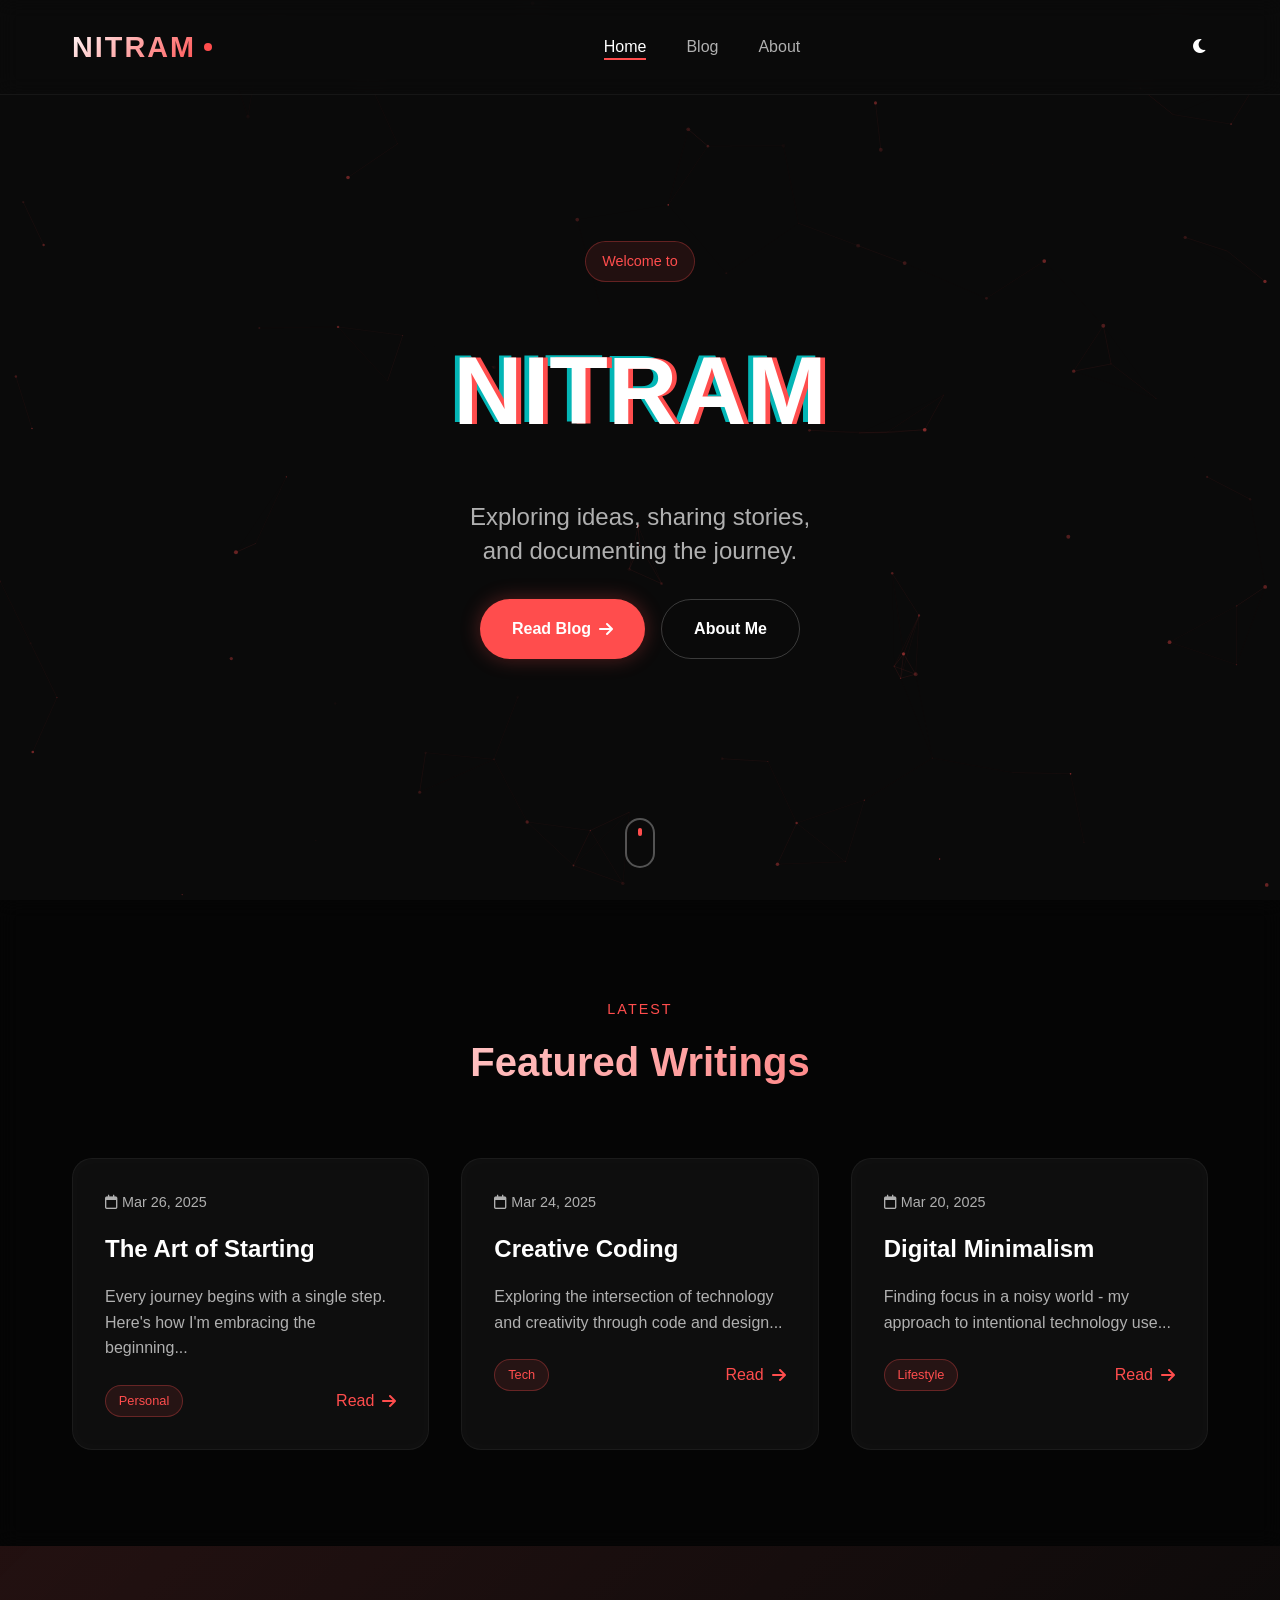
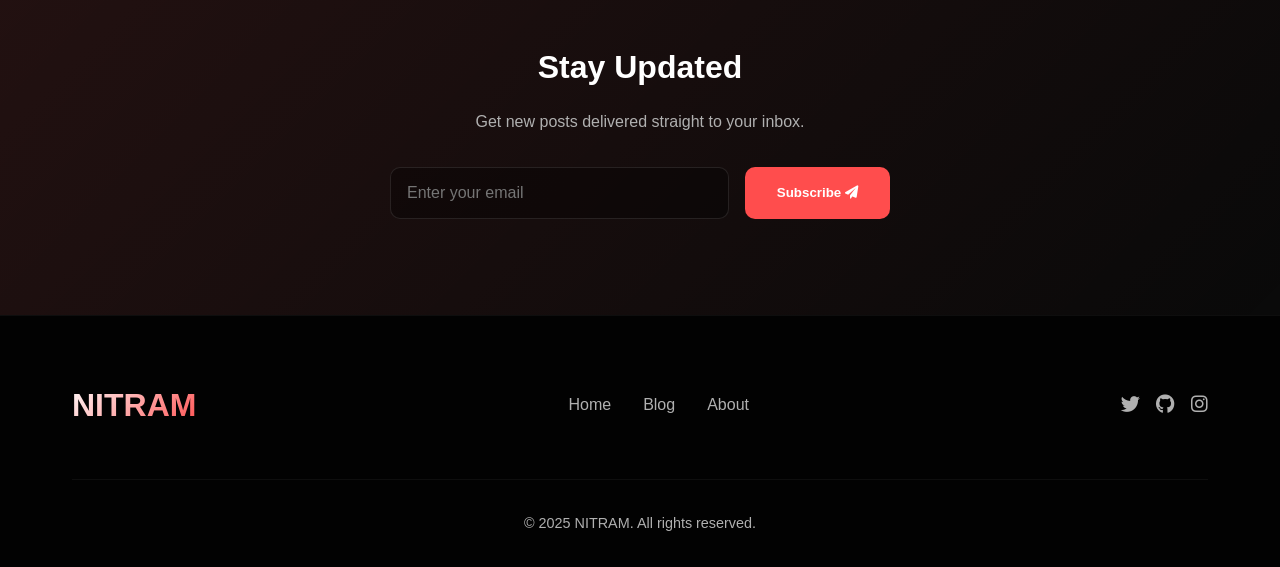
<file: index.html>
<!DOCTYPE html>
<html lang="en">
<head>
    <meta charset="UTF-8">
    <meta name="viewport" content="width=device-width, initial-scale=1.0">
    <title>NITRAM · modern thoughts</title>
    <link rel="stylesheet" href="style.css">
    
    <!-- Favicon (logo as icon) -->
    <link rel="icon" type="image/png" href="data:image/svg+xml,%3Csvg xmlns='http://www.w3.org/2000/svg' viewBox='0 0 100 100'%3E%3Crect width='100' height='100' rx='20' fill='%230a0a0a'/%3E%3Ctext x='50' y='68' font-size='48' text-anchor='middle' fill='%23ff4d4d' font-family='Arial, sans-serif' font-weight='bold'%3EN%3C/text%3E%3C/svg%3E">
    
    <!-- Font Awesome for icons -->
    <link rel="stylesheet" href="https://cdnjs.cloudflare.com/ajax/libs/font-awesome/6.0.0/css/all.min.css">
</head>
<body>
    <!-- Canvas for background effect -->
    <canvas id="bgCanvas"></canvas>

    <!-- Navigation -->
    <nav class="navbar">
        <div class="nav-container">
            <div class="logo">
                <span class="logo-text">NITRAM</span>
                <span class="logo-dot"></span>
            </div>
            <ul class="nav-links">
                <li><a href="index.html" class="active">Home</a></li>
                <li><a href="blog.html">Blog</a></li>
                <li><a href="about.html">About</a></li>
            </ul>
            <div class="theme-toggle">
                <i class="fas fa-moon"></i>
            </div>
        </div>
    </nav>

    <!-- Hero Section -->
    <section class="hero">
        <div class="hero-content">
            <div class="hero-badge">Welcome to</div>
            <h1 class="glitch" data-text="NITRAM">NITRAM</h1>
            <p class="hero-subtitle">Exploring ideas, sharing stories,<br>and documenting the journey.</p>
            <div class="hero-cta">
                <a href="blog.html" class="btn primary">Read Blog <i class="fas fa-arrow-right"></i></a>
                <a href="about.html" class="btn secondary">About Me</a>
            </div>
        </div>
        <div class="hero-scroll">
            <div class="mouse"></div>
        </div>
    </section>

    <!-- Featured Posts -->
    <section class="featured">
        <div class="container">
            <div class="section-header">
                <span class="section-subtitle">Latest</span>
                <h2 class="section-title">Featured Writings</h2>
            </div>
            
            <div class="posts-grid">
                <!-- Post 1 -->
                <article class="post-card">
                    <div class="post-card-inner">
                        <div class="post-date">
                            <i class="far fa-calendar"></i> Mar 26, 2025
                        </div>
                        <h3><a href="posts/first-post.html">The Art of Starting</a></h3>
                        <p class="post-excerpt">Every journey begins with a single step. Here's how I'm embracing the beginning...</p>
                        <div class="post-footer">
                            <span class="post-tag">Personal</span>
                            <a href="posts/first-post.html" class="read-more">Read <i class="fas fa-arrow-right"></i></a>
                        </div>
                    </div>
                </article>

                <!-- Post 2 -->
                <article class="post-card">
                    <div class="post-card-inner">
                        <div class="post-date">
                            <i class="far fa-calendar"></i> Mar 24, 2025
                        </div>
                        <h3><a href="posts/creative-coding.html">Creative Coding</a></h3>
                        <p class="post-excerpt">Exploring the intersection of technology and creativity through code and design...</p>
                        <div class="post-footer">
                            <span class="post-tag">Tech</span>
                            <a href="posts/creative-coding.html" class="read-more">Read <i class="fas fa-arrow-right"></i></a>
                        </div>
                    </div>
                </article>

                <!-- Post 3 -->
                <article class="post-card">
                    <div class="post-card-inner">
                        <div class="post-date">
                            <i class="far fa-calendar"></i> Mar 20, 2025
                        </div>
                        <h3><a href="posts/minimalism.html">Digital Minimalism</a></h3>
                        <p class="post-excerpt">Finding focus in a noisy world - my approach to intentional technology use...</p>
                        <div class="post-footer">
                            <span class="post-tag">Lifestyle</span>
                            <a href="posts/minimalism.html" class="read-more">Read <i class="fas fa-arrow-right"></i></a>
                        </div>
                    </div>
                </article>
            </div>
        </div>
    </section>

    <!-- Newsletter -->
    <section class="newsletter">
        <div class="container">
            <div class="newsletter-content">
                <h2>Stay Updated</h2>
                <p>Get new posts delivered straight to your inbox.</p>
                <form class="newsletter-form">
                    <input type="email" placeholder="Enter your email" required>
                    <button type="submit">Subscribe <i class="fas fa-paper-plane"></i></button>
                </form>
            </div>
        </div>
    </section>

    <!-- Footer -->
    <footer>
        <div class="container">
            <div class="footer-content">
                <div class="footer-logo">NITRAM</div>
                <div class="footer-links">
                    <a href="index.html">Home</a>
                    <a href="blog.html">Blog</a>
                    <a href="about.html">About</a>
                </div>
                <div class="footer-social">
                    <a href="https://x.com/Pantane4"><i class="fab fa-twitter"></i></a>
                    <a href="https://github.com/Pantane1"><i class="fab fa-github"></i></a>
                    <a href="https://www.instagram.com/_pantane_/"><i class="fab fa-instagram"></i></a>
                </div>
            </div>
            <div class="footer-bottom">
                <p>&copy; 2025 NITRAM. All rights reserved.</p>
            </div>
        </div>
    </footer>

    <script src="script.js"></script>
</body>
</html>
</file>
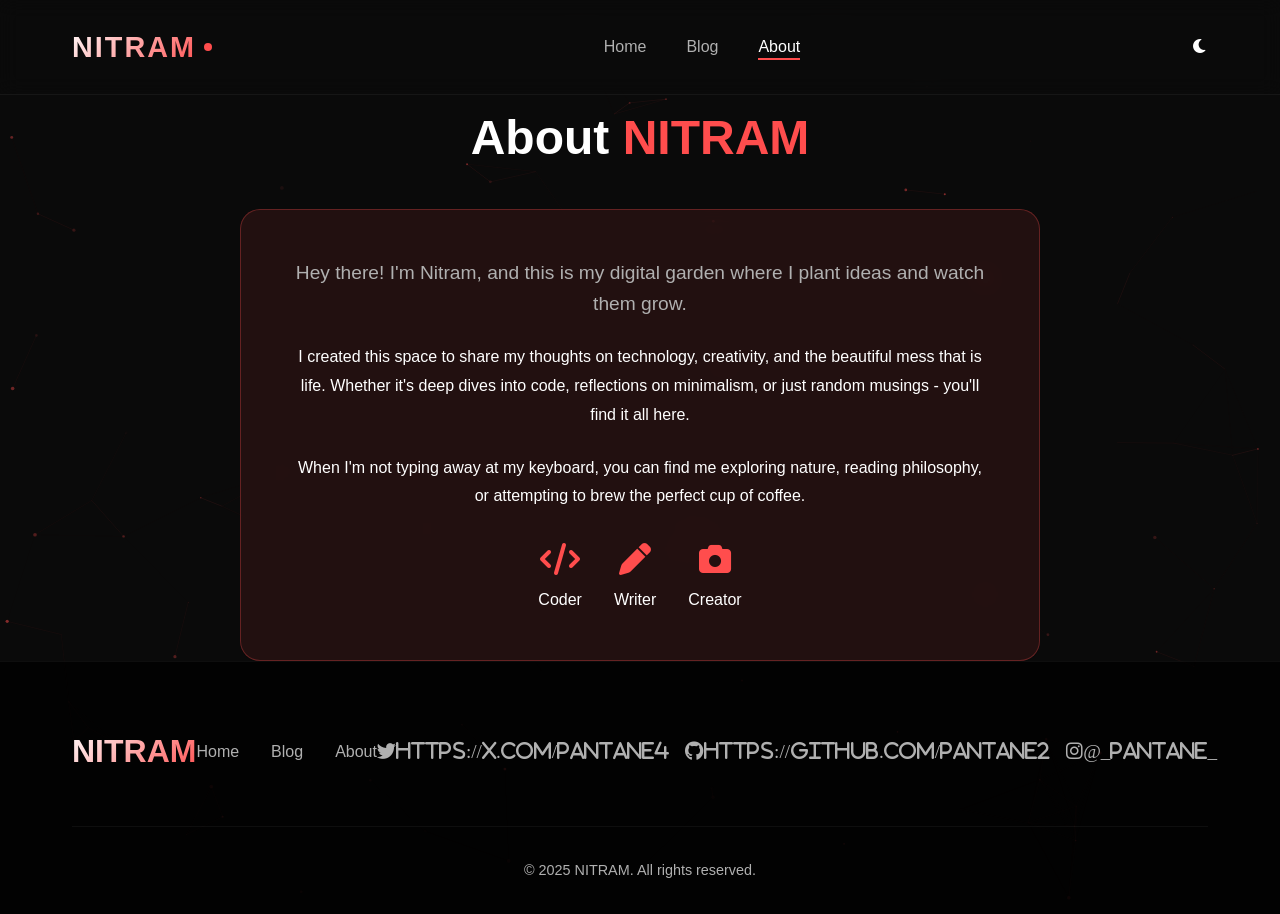
<file: about.html>
<!DOCTYPE html>
<html lang="en">
<head>
    <meta charset="UTF-8">
    <meta name="viewport" content="width=device-width, initial-scale=1.0">
    <title>About · NITRAM</title>
    <link rel="stylesheet" href="style.css">
    <link rel="icon" type="image/png" href="data:image/svg+xml,%3Csvg xmlns='http://www.w3.org/2000/svg' viewBox='0 0 100 100'%3E%3Crect width='100' height='100' rx='20' fill='%230a0a0a'/%3E%3Ctext x='50' y='68' font-size='48' text-anchor='middle' fill='%23ff4d4d' font-family='Arial, sans-serif' font-weight='bold'%3EN%3C/text%3E%3C/svg%3E">
    <link rel="stylesheet" href="https://cdnjs.cloudflare.com/ajax/libs/font-awesome/6.0.0/css/all.min.css">
</head>
<body>
    <canvas id="bgCanvas"></canvas>

    <nav class="navbar">
        <div class="nav-container">
            <div class="logo">
                <span class="logo-text">NITRAM</span>
                <span class="logo-dot"></span>
            </div>
            <ul class="nav-links">
                <li><a href="index.html">Home</a></li>
                <li><a href="blog.html">Blog</a></li>
                <li><a href="about.html" class="active">About</a></li>
            </ul>
            <div class="theme-toggle">
                <i class="fas fa-moon"></i>
            </div>
        </div>
    </nav>

    <main style="padding-top: 100px;">
        <div class="container">
            <div class="about-content" style="max-width: 800px; margin: 0 auto; text-align: center;">
                <h1 style="font-size: 3rem; margin-bottom: 2rem;">About <span style="color: #ff4d4d;">NITRAM</span></h1>
                <div style="background: rgba(255,77,77,0.1); border-radius: 20px; padding: 3rem; backdrop-filter: blur(10px); border: 1px solid rgba(255,77,77,0.3);">
                    <p style="font-size: 1.2rem; margin-bottom: 1.5rem; color: #b0b0b0;">Hey there! I'm Nitram, and this is my digital garden where I plant ideas and watch them grow.</p>
                    <p style="margin-bottom: 1.5rem; line-height: 1.8;">I created this space to share my thoughts on technology, creativity, and the beautiful mess that is life. Whether it's deep dives into code, reflections on minimalism, or just random musings - you'll find it all here.</p>
                    <p style="margin-bottom: 2rem; line-height: 1.8;">When I'm not typing away at my keyboard, you can find me exploring nature, reading philosophy, or attempting to brew the perfect cup of coffee.</p>
                    
                    <div style="display: flex; justify-content: center; gap: 2rem; margin-top: 2rem;">
                        <div>
                            <i class="fas fa-code" style="color: #ff4d4d; font-size: 2rem;"></i>
                            <p style="margin-top: 0.5rem;">Coder</p>
                        </div>
                        <div>
                            <i class="fas fa-pen" style="color: #ff4d4d; font-size: 2rem;"></i>
                            <p style="margin-top: 0.5rem;">Writer</p>
                        </div>
                        <div>
                            <i class="fas fa-camera" style="color: #ff4d4d; font-size: 2rem;"></i>
                            <p style="margin-top: 0.5rem;">Creator</p>
                        </div>
                    </div>
                </div>
            </div>
        </div>
    </main>

    <footer>
        <div class="container">
            <div class="footer-content">
                <div class="footer-logo">NITRAM</div>
                <div class="footer-links">
                    <a href="index.html">Home</a>
                    <a href="blog.html">Blog</a>
                    <a href="about.html">About</a>
                </div>
                <div class="footer-social">
                    <a href="#"><i class="fab fa-twitter">https://x.com/pantane4</i></a>
                    <a href="#"><i class="fab fa-github">https://github.com/pantane2</i></a>
                    <a href="#"><i class="fab fa-instagram">@_pantane_</i></a>
                </div>
            </div>
            <div class="footer-bottom">
                <p>&copy; 2025 NITRAM. All rights reserved.</p>
            </div>
        </div>
    </footer>

    <script src="script.js"></script>
</body>
</html>
</file>
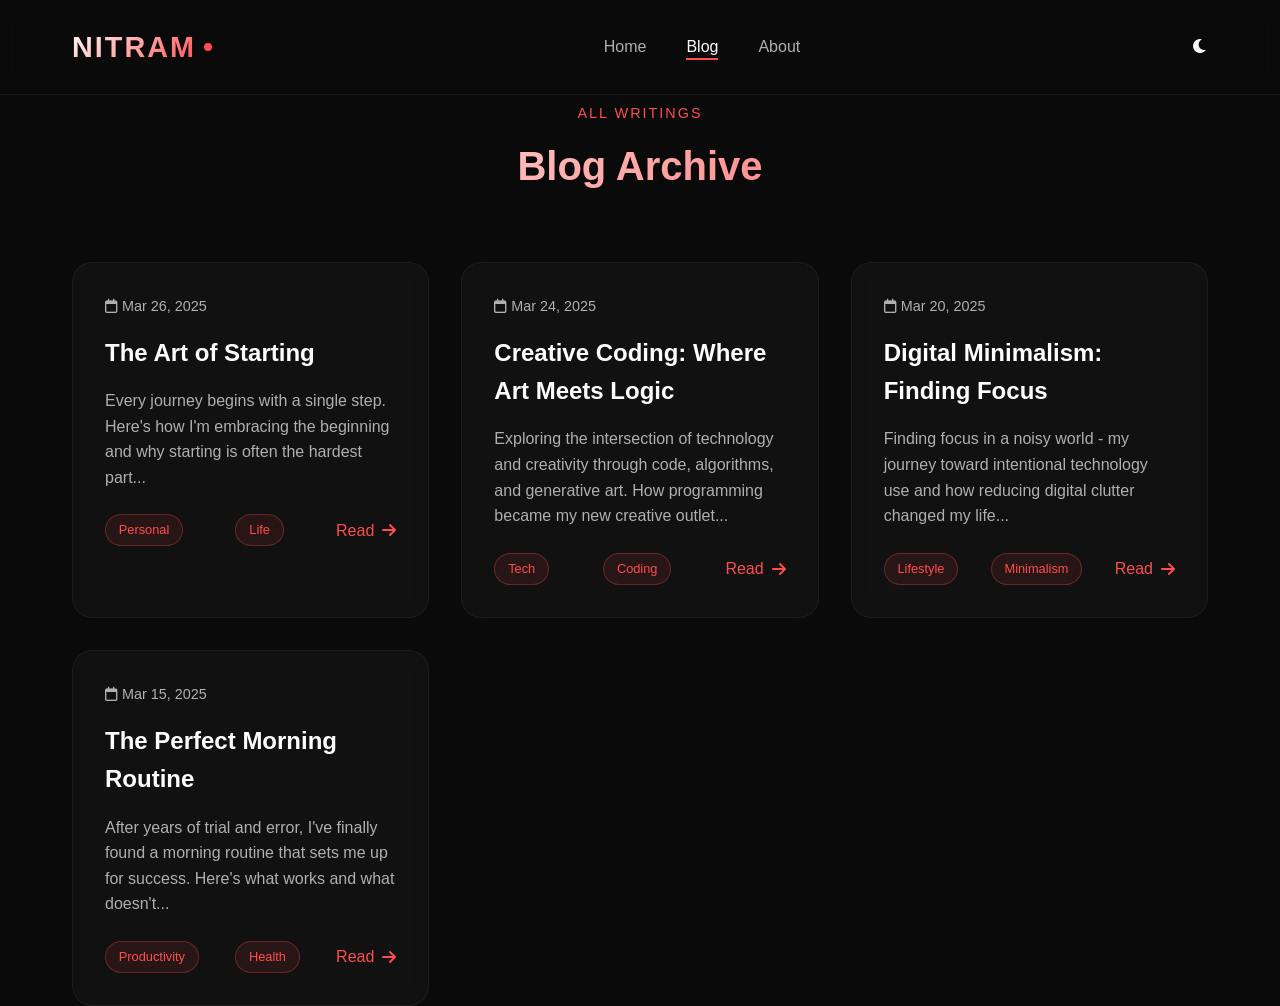
<file: blog.html>
<!DOCTYPE html>
<html lang="en">
<head>
    <meta charset="UTF-8">
    <meta name="viewport" content="width=device-width, initial-scale=1.0">
    <title>Blog · NITRAM</title>
    <link rel="stylesheet" href="style.css">
    <link rel="icon" type="image/png" href="data:image/svg+xml,%3Csvg xmlns='http://www.w3.org/2000/svg' viewBox='0 0 100 100'%3E%3Crect width='100' height='100' rx='20' fill='%230a0a0a'/%3E%3Ctext x='50' y='68' font-size='48' text-anchor='middle' fill='%23ff4d4d' font-family='Arial, sans-serif' font-weight='bold'%3EN%3C/text%3E%3C/svg%3E">
    <link rel="stylesheet" href="https://cdnjs.cloudflare.com/ajax/libs/font-awesome/6.0.0/css/all.min.css">
</head>
<body>
    <canvas id="bgCanvas"></canvas>

    <nav class="navbar">
        <div class="nav-container">
            <div class="logo">
                <span class="logo-text">NITRAM</span>
                <span class="logo-dot"></span>
            </div>
            <ul class="nav-links">
                <li><a href="index.html">Home</a></li>
                <li><a href="blog.html" class="active">Blog</a></li>
                <li><a href="about.html">About</a></li>
            </ul>
            <div class="theme-toggle">
                <i class="fas fa-moon"></i>
            </div>
        </div>
    </nav>

    <main style="padding-top: 100px;">
        <div class="container">
            <div class="section-header">
                <span class="section-subtitle">All Writings</span>
                <h1 class="section-title">Blog Archive</h1>
            </div>

            <div class="posts-grid">
                <!-- Blog Post 1 -->
                <article class="post-card">
                    <div class="post-card-inner">
                        <div class="post-date">
                            <i class="far fa-calendar"></i> Mar 26, 2025
                        </div>
                        <h3><a href="posts/first-post.html">The Art of Starting</a></h3>
                        <p class="post-excerpt">Every journey begins with a single step. Here's how I'm embracing the beginning and why starting is often the hardest part...</p>
                        <div class="post-footer">
                            <span class="post-tag">Personal</span>
                            <span class="post-tag">Life</span>
                            <a href="posts/first-post.html" class="read-more">Read <i class="fas fa-arrow-right"></i></a>
                        </div>
                    </div>
                </article>

                <!-- Blog Post 2 -->
                <article class="post-card">
                    <div class="post-card-inner">
                        <div class="post-date">
                            <i class="far fa-calendar"></i> Mar 24, 2025
                        </div>
                        <h3><a href="posts/creative-coding.html">Creative Coding: Where Art Meets Logic</a></h3>
                        <p class="post-excerpt">Exploring the intersection of technology and creativity through code, algorithms, and generative art. How programming became my new creative outlet...</p>
                        <div class="post-footer">
                            <span class="post-tag">Tech</span>
                            <span class="post-tag">Coding</span>
                            <a href="posts/creative-coding.html" class="read-more">Read <i class="fas fa-arrow-right"></i></a>
                        </div>
                    </div>
                </article>

                <!-- Blog Post 3 -->
                <article class="post-card">
                    <div class="post-card-inner">
                        <div class="post-date">
                            <i class="far fa-calendar"></i> Mar 20, 2025
                        </div>
                        <h3><a href="posts/minimalism.html">Digital Minimalism: Finding Focus</a></h3>
                        <p class="post-excerpt">Finding focus in a noisy world - my journey toward intentional technology use and how reducing digital clutter changed my life...</p>
                        <div class="post-footer">
                            <span class="post-tag">Lifestyle</span>
                            <span class="post-tag">Minimalism</span>
                            <a href="posts/minimalism.html" class="read-more">Read <i class="fas fa-arrow-right"></i></a>
                        </div>
                    </div>
                </article>

                <!-- Blog Post 4 -->
                <article class="post-card">
                    <div class="post-card-inner">
                        <div class="post-date">
                            <i class="far fa-calendar"></i> Mar 15, 2025
                        </div>
                        <h3><a href="posts/morning-routine.html">The Perfect Morning Routine</a></h3>
                        <p class="post-excerpt">After years of trial and error, I've finally found a morning routine that sets me up for success. Here's what works and what doesn't...</p>
                        <div class="post-footer">
                            <span class="post-tag">Productivity</span>
                            <span class="post-tag">Health</span>
                            <a href="posts/morning-routine.html" class="read-more">Read <i class="fas fa-arrow-right"></i></a>
                        </div>
                    </div>
</file>
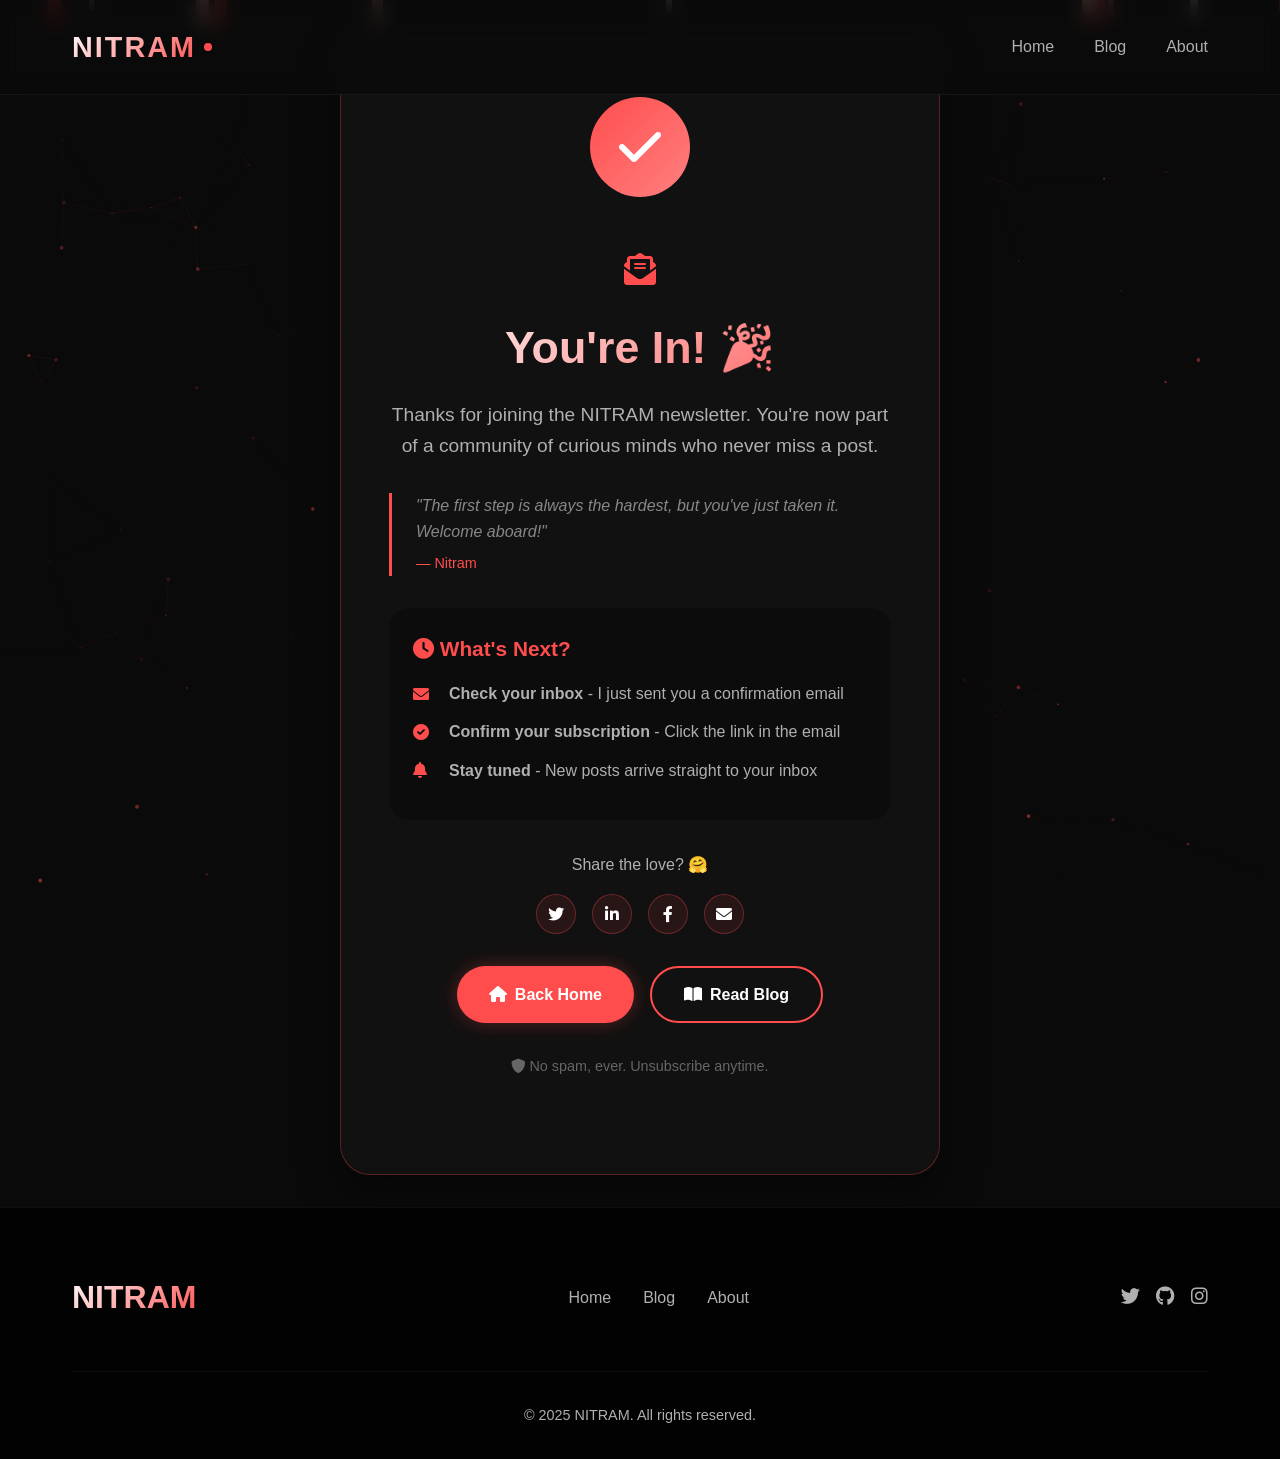
<file: thanks.html>
<!DOCTYPE html>
<html lang="en">
<head>
    <meta charset="UTF-8">
    <meta name="viewport" content="width=device-width, initial-scale=1.0">
    <title>Thanks! · NITRAM</title>
    <link rel="stylesheet" href="style.css">
    
    <!-- Favicon -->
    <link rel="icon" type="image/png" href="data:image/svg+xml,%3Csvg xmlns='http://www.w3.org/2000/svg' viewBox='0 0 100 100'%3E%3Crect width='100' height='100' rx='20' fill='%230a0a0a'/%3E%3Ctext x='50' y='68' font-size='48' text-anchor='middle' fill='%23ff4d4d' font-family='Arial, sans-serif' font-weight='bold'%3EN%3C/text%3E%3C/svg%3E">
    
    <!-- Font Awesome -->
    <link rel="stylesheet" href="https://cdnjs.cloudflare.com/ajax/libs/font-awesome/6.0.0/css/all.min.css">
    
    <style>
        /* Additional styles just for thanks page */
        .thank-you {
            min-height: 80vh;
            display: flex;
            align-items: center;
            justify-content: center;
            text-align: center;
            padding: 2rem;
            position: relative;
            overflow: hidden;
        }
        
        .thank-you-card {
            background: rgba(20, 20, 20, 0.7);
            backdrop-filter: blur(10px);
            border: 1px solid rgba(255, 77, 77, 0.3);
            border-radius: 30px;
            padding: 4rem 3rem;
            max-width: 600px;
            width: 100%;
            animation: slideUp 0.8s ease;
            position: relative;
            z-index: 2;
            box-shadow: 0 20px 40px rgba(0, 0, 0, 0.4);
        }
        
        @keyframes slideUp {
            from {
                opacity: 0;
                transform: translateY(30px);
            }
            to {
                opacity: 1;
                transform: translateY(0);
            }
        }
        
        .success-check {
            width: 100px;
            height: 100px;
            margin: 0 auto 2rem;
            background: linear-gradient(135deg, #ff4d4d, #ff8080);
            border-radius: 50%;
            display: flex;
            align-items: center;
            justify-content: center;
            animation: scaleIn 0.5s ease 0.3s both;
        }
        
        @keyframes scaleIn {
            from {
                transform: scale(0);
            }
            to {
                transform: scale(1);
            }
        }
        
        .success-check i {
            font-size: 3rem;
            color: white;
        }
        
        .thank-you h1 {
            font-size: 2.8rem;
            margin-bottom: 1rem;
            background: linear-gradient(135deg, #fff, #ff4d4d);
            -webkit-background-clip: text;
            -webkit-text-fill-color: transparent;
        }
        
        .thank-you p {
            font-size: 1.2rem;
            color: var(--text-secondary);
            margin-bottom: 2rem;
            line-height: 1.6;
        }
        
        .email-icon {
            display: inline-block;
            margin: 1rem 0;
            font-size: 2rem;
            color: #ff4d4d;
            animation: bounce 2s infinite;
        }
        
        @keyframes bounce {
            0%, 20%, 50%, 80%, 100% {transform: translateY(0);}
            40% {transform: translateY(-20px);}
            60% {transform: translateY(-10px);}
        }
        
        .next-steps {
            background: rgba(0, 0, 0, 0.3);
            border-radius: 20px;
            padding: 1.5rem;
            margin: 2rem 0;
            text-align: left;
        }
        
        .next-steps h3 {
            color: #ff4d4d;
            margin-bottom: 1rem;
            font-size: 1.3rem;
        }
        
        .next-steps ul {
            list-style: none;
            padding: 0;
        }
        
        .next-steps li {
            margin: 0.8rem 0;
            display: flex;
            align-items: center;
            gap: 1rem;
            color: var(--text-secondary);
        }
        
        .next-steps li i {
            color: #ff4d4d;
            width: 20px;
        }
        
        .thank-you-buttons {
            display: flex;
            gap: 1rem;
            justify-content: center;
            margin-top: 2rem;
            flex-wrap: wrap;
        }
        
        .btn-outline {
            background: transparent;
            border: 2px solid #ff4d4d;
            color: white;
            padding: 0.8rem 2rem;
            border-radius: 50px;
            text-decoration: none;
            font-weight: 600;
            transition: all 0.3s;
            display: inline-flex;
            align-items: center;
            gap: 0.5rem;
        }
        
        .btn-outline:hover {
            background: #ff4d4d;
            transform: translateY(-2px);
            box-shadow: 0 5px 20px rgba(255, 77, 77, 0.3);
        }
        
        .confetti {
            position: absolute;
            top: 0;
            left: 0;
            width: 100%;
            height: 100%;
            pointer-events: none;
            z-index: 1;
            overflow: hidden;
        }
        
        .confetti-piece {
            position: absolute;
            width: 10px;
            height: 20px;
            background: #ff4d4d;
            opacity: 0.6;
            animation: confettiFall 5s linear infinite;
        }
        
        @keyframes confettiFall {
            0% {
                transform: translateY(-100%) rotate(0deg);
            }
            100% {
                transform: translateY(100vh) rotate(720deg);
            }
        }
        
        .quote-box {
            margin: 2rem 0;
            font-style: italic;
            color: #888;
            border-left: 3px solid #ff4d4d;
            padding-left: 1.5rem;
            text-align: left;
        }
        
        .quote-author {
            display: block;
            margin-top: 0.5rem;
            color: #ff4d4d;
            font-style: normal;
            font-size: 0.9rem;
        }
        
        .social-share {
            margin: 2rem 0 1rem;
        }
        
        .social-share p {
            margin-bottom: 1rem;
            font-size: 1rem;
        }
        
        .share-links {
            display: flex;
            gap: 1rem;
            justify-content: center;
        }
        
        .share-link {
            width: 40px;
            height: 40px;
            border-radius: 50%;
            background: rgba(255, 77, 77, 0.1);
            border: 1px solid rgba(255, 77, 77, 0.3);
            display: flex;
            align-items: center;
            justify-content: center;
            color: white;
            text-decoration: none;
            transition: all 0.3s;
        }
        
        .share-link:hover {
            background: #ff4d4d;
            transform: translateY(-3px);
        }
        
        @media (max-width: 768px) {
            .thank-you-card {
                padding: 2rem 1.5rem;
            }
            
            .thank-you h1 {
                font-size: 2rem;
            }
            
            .thank-you p {
                font-size: 1rem;
            }
        }
    </style>
</head>
<body>
    <!-- Background Canvas -->
    <canvas id="bgCanvas"></canvas>

    <!-- Confetti Animation -->
    <div class="confetti" id="confetti"></div>

    <!-- Navigation -->
    <nav class="navbar">
        <div class="nav-container">
            <div class="logo">
                <span class="logo-text">NITRAM</span>
                <span class="logo-dot"></span>
            </div>
            <ul class="nav-links">
                <li><a href="index.html">Home</a></li>
                <li><a href="blog.html">Blog</a></li>
                <li><a href="about.html">About</a></li>
            </ul>
        </div>
    </nav>

    <!-- Thank You Content -->
    <section class="thank-you">
        <div class="thank-you-card">
            <div class="success-check">
                <i class="fas fa-check"></i>
            </div>
            
            <div class="email-icon">
                <i class="fas fa-envelope-open-text"></i>
            </div>
            
            <h1>You're In! 🎉</h1>
            
            <p>Thanks for joining the NITRAM newsletter. You're now part of a community of curious minds who never miss a post.</p>
            
            <div class="quote-box">
                "The first step is always the hardest, but you've just taken it. Welcome aboard!"
                <span class="quote-author">— Nitram</span>
            </div>
            
            <div class="next-steps">
                <h3><i class="fas fa-clock"></i> What's Next?</h3>
                <ul>
                    <li>
                        <i class="fas fa-envelope"></i>
                        <span><strong>Check your inbox</strong> - I just sent you a confirmation email</span>
                    </li>
                    <li>
                        <i class="fas fa-check-circle"></i>
                        <span><strong>Confirm your subscription</strong> - Click the link in the email</span>
                    </li>
                    <li>
                        <i class="fas fa-bell"></i>
                        <span><strong>Stay tuned</strong> - New posts arrive straight to your inbox</span>
                    </li>
                </ul>
            </div>
            
            <div class="social-share">
                <p>Share the love? 🤗</p>
                <div class="share-links">
                    <a href="#" class="share-link" onclick="window.open('https://twitter.com/intent/tweet?text=Just%20subscribed%20to%20%40NITRAM%27s%20blog%20-%20can%27t%20wait%20for%20the%20insights!%20🚀&url=' + window.location.origin, '_blank')">
                        <i class="fab fa-twitter"></i>
                    </a>
                    <a href="#" class="share-link" onclick="window.open('https://www.linkedin.com/sharing/share-offsite/?url=' + window.location.origin, '_blank')">
                        <i class="fab fa-linkedin-in"></i>
                    </a>
                    <a href="#" class="share-link" onclick="window.open('https://www.facebook.com/sharer/sharer.php?u=' + window.location.origin, '_blank')">
                        <i class="fab fa-facebook-f"></i>
                    </a>
                    <a href="#" class="share-link" onclick="window.open('mailto:?subject=Check%20out%20this%20blog&body=I%20just%20subscribed%20to%20NITRAM%27s%20blog%20-%20you%20should%20too!%20' + window.location.origin, '_blank')">
                        <i class="fas fa-envelope"></i>
                    </a>
                </div>
            </div>
            
            <div class="thank-you-buttons">
                <a href="index.html" class="btn primary">
                    <i class="fas fa-home"></i> Back Home
                </a>
                <a href="blog.html" class="btn-outline">
                    <i class="fas fa-book-open"></i> Read Blog
                </a>
            </div>
            
            <p style="margin-top: 2rem; font-size: 0.9rem; color: #666;">
                <i class="fas fa-shield-alt"></i> No spam, ever. Unsubscribe anytime.
            </p>
        </div>
    </section>

    <!-- Footer -->
    <footer>
        <div class="container">
            <div class="footer-content">
                <div class="footer-logo">NITRAM</div>
                <div class="footer-links">
                    <a href="index.html">Home</a>
                    <a href="blog.html">Blog</a>
                    <a href="about.html">About</a>
                </div>
                <div class="footer-social">
                    <a href="#"><i class="fab fa-twitter"></i></a>
                    <a href="#"><i class="fab fa-github"></i></a>
                    <a href="#"><i class="fab fa-instagram"></i></a>
                </div>
            </div>
            <div class="footer-bottom">
                <p>&copy; 2025 NITRAM. All rights reserved.</p>
            </div>
        </div>
    </footer>

    <script src="script.js"></script>
    
    <script>
        // Confetti effect
        function createConfetti() {
            const confettiContainer = document.getElementById('confetti');
            const colors = ['#ff4d4d', '#ff8080', '#ffb3b3', '#ffffff', '#ff3333'];
            
            for (let i = 0; i < 50; i++) {
                setTimeout(() => {
                    const confetti = document.createElement('div');
                    confetti.classList.add('confetti-piece');
                    
                    // Random properties
                    const left = Math.random() * 100;
                    const width = Math.random() * 10 + 5;
                    const height = Math.random() * 20 + 10;
                    const bgColor = colors[Math.floor(Math.random() * colors.length)];
                    const delay = Math.random() * 3;
                    const duration = Math.random() * 3 + 3;
                    
                    confetti.style.left = left + '%';
                    confetti.style.width = width + 'px';
                    confetti.style.height = height + 'px';
                    confetti.style.background = bgColor;
                    confetti.style.animationDelay = delay + 's';
                    confetti.style.animationDuration = duration + 's';
                    
                    confettiContainer.appendChild(confetti);
                    
                    // Remove after animation
                    setTimeout(() => {
                        confetti.remove();
                    }, duration * 1000);
                }, i * 100);
            }
        }
        
        // Run confetti on page load
        window.addEventListener('load', () => {
            createConfetti();
            // Repeat every few seconds
            setInterval(createConfetti, 4000);
        });
        
        // Add to browser history so user doesn't come back to a blank form
        if (window.history.replaceState) {
            window.history.replaceState(null, null, window.location.href);
        }
    </script>
    
    <style>
        /* Override to ensure thank you page looks perfect */
        body {
            background: var(--bg-primary);
        }
        
        .navbar {
            background: rgba(10, 10, 10, 0.95);
        }
        
        footer {
            margin-top: 0;
        }
    </style>
</body>
</html>
</file>
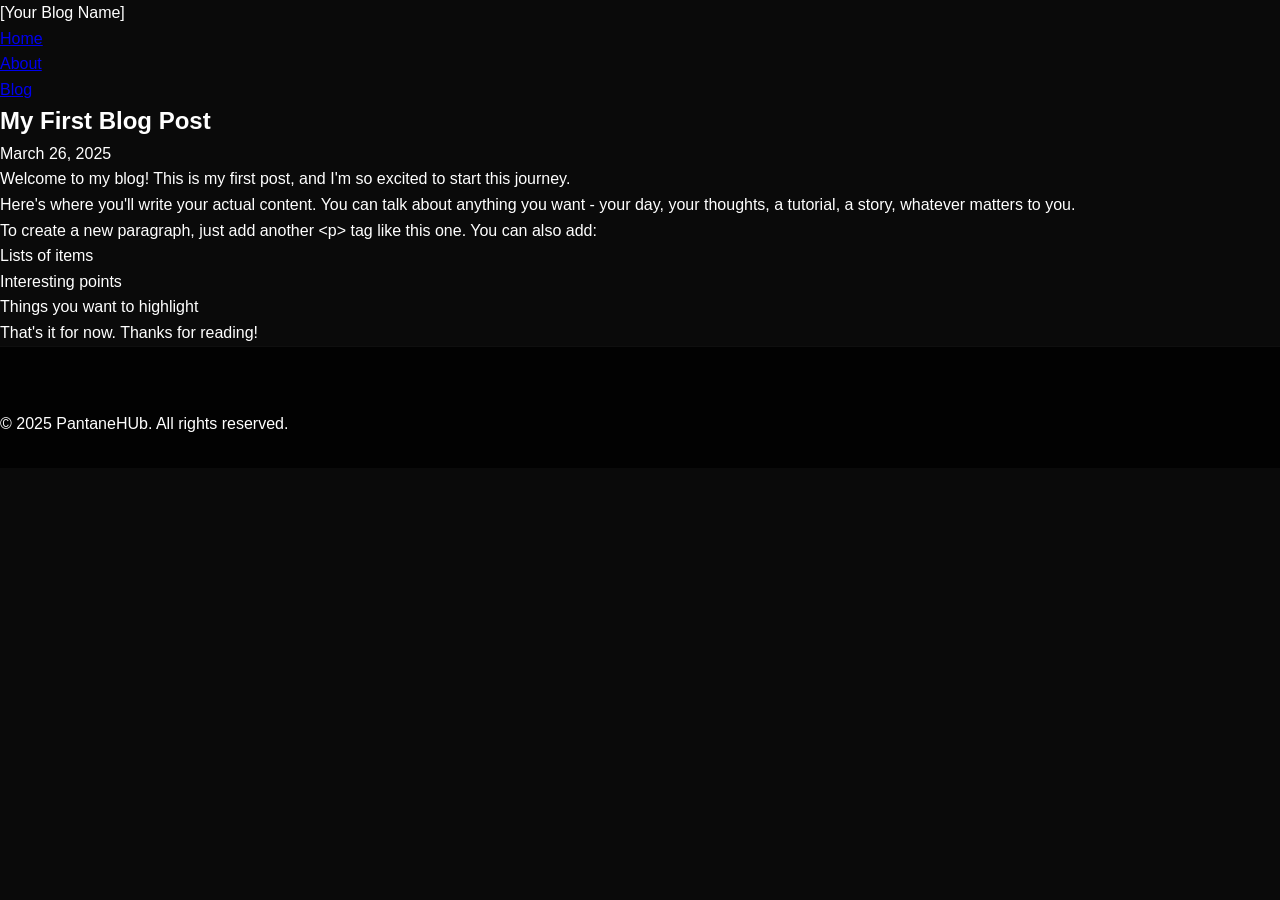
<file: posts/my-first-post.html>
<!DOCTYPE html>
<html lang="en">
<head>
    <meta charset="UTF-8">
    <meta name="viewport" content="width=device-width, initial-scale=1.0">
    <title>My First Blog Post - [Your Blog Name]</title>
    <link rel="stylesheet" href="../style.css">
</head>
<body>
    <header>
        <nav>
            <div class="logo">[Your Blog Name]</div>
            <ul>
                <li><a href="../index.html">Home</a></li>
                <li><a href="../about.html">About</a></li>
                <li><a href="../blog.html">Blog</a></li>
            </ul>
        </nav>
    </header>

    <main>
        <article class="blog-post">
            <h1>My First Blog Post</h1>
            <div class="post-meta">March 26, 2025</div>
            <div class="content">
                <p>Welcome to my blog! This is my first post, and I'm so excited to start this journey.</p>
                
                <p>Here's where you'll write your actual content. You can talk about anything you want - your day, your thoughts, a tutorial, a story, whatever matters to you.</p>
                
                <p>To create a new paragraph, just add another &lt;p&gt; tag like this one. You can also add:</p>
                
                <ul>
                    <li>Lists of items</li>
                    <li>Interesting points</li>
                    <li>Things you want to highlight</li>
                </ul>
                
                <p>That's it for now. Thanks for reading!</p>
            </div>
        </article>
    </main>

    <footer>
        <p>&copy; 2025 PantaneHUb. All rights reserved.</p>
    </footer>
</body>
</html>
</file>
<file: style.css>
:root {
    --bg-primary: #0a0a0a;
    --bg-secondary: #111111;
    --text-primary: #ffffff;
    --text-secondary: #b0b0b0;
    --accent: #ff4d4d;
    --accent-glow: rgba(255, 77, 77, 0.3);
    --card-bg: rgba(20, 20, 20, 0.7);
}

* {
    margin: 0;
    padding: 0;
    box-sizing: border-box;
}

body {
    font-family: -apple-system, BlinkMacSystemFont, 'Segoe UI', Roboto, Oxygen, Ubuntu, sans-serif;
    background: var(--bg-primary);
    color: var(--text-primary);
    line-height: 1.6;
    overflow-x: hidden;
}

/* Canvas Background */
#bgCanvas {
    position: fixed;
    top: 0;
    left: 0;
    width: 100%;
    height: 100%;
    z-index: -1;
    background: var(--bg-primary);
}

/* Navigation */
.navbar {
    position: fixed;
    top: 0;
    width: 100%;
    padding: 1.5rem 0;
    z-index: 1000;
    background: rgba(10, 10, 10, 0.8);
    backdrop-filter: blur(10px);
    border-bottom: 1px solid rgba(255, 255, 255, 0.05);
}

.nav-container {
    max-width: 1200px;
    margin: 0 auto;
    padding: 0 2rem;
    display: flex;
    justify-content: space-between;
    align-items: center;
}

/* Logo */
.logo {
    display: flex;
    align-items: center;
    gap: 0.5rem;
}

.logo-text {
    font-size: 1.8rem;
    font-weight: 800;
    background: linear-gradient(135deg, #fff 0%, #ff4d4d 100%);
    -webkit-background-clip: text;
    -webkit-text-fill-color: transparent;
    letter-spacing: 2px;
}

.logo-dot {
    width: 8px;
    height: 8px;
    background: var(--accent);
    border-radius: 50%;
    animation: pulse 2s infinite;
}

@keyframes pulse {
    0%, 100% { transform: scale(1); opacity: 1; }
    50% { transform: scale(1.5); opacity: 0.5; }
}

/* Navigation Links */
.nav-links {
    display: flex;
    gap: 2.5rem;
    list-style: none;
}

.nav-links a {
    color: var(--text-secondary);
    text-decoration: none;
    font-weight: 500;
    transition: all 0.3s;
    position: relative;
}

.nav-links a::after {
    content: '';
    position: absolute;
    bottom: -5px;
    left: 0;
    width: 0;
    height: 2px;
    background: var(--accent);
    transition: width 0.3s;
}

.nav-links a:hover::after,
.nav-links a.active::after {
    width: 100%;
}

.nav-links a:hover,
.nav-links a.active {
    color: var(--text-primary);
}

/* Hero Section */
.hero {
    min-height: 100vh;
    display: flex;
    align-items: center;
    justify-content: center;
    position: relative;
    padding: 0 2rem;
}

.hero-content {
    text-align: center;
    max-width: 800px;
}

.hero-badge {
    display: inline-block;
    padding: 0.5rem 1rem;
    background: rgba(255, 77, 77, 0.1);
    border: 1px solid rgba(255, 77, 77, 0.3);
    border-radius: 50px;
    color: var(--accent);
    font-size: 0.9rem;
    margin-bottom: 2rem;
    backdrop-filter: blur(5px);
}

.glitch {
    font-size: 6rem;
    font-weight: 900;
    position: relative;
    text-shadow: 0.05em 0 0 var(--accent), -0.05em -0.025em 0 rgba(0,255,255,0.7);
    animation: glitch 725ms infinite;
}

.glitch span {
    position: absolute;
    top: 0;
    left: 0;
}

@keyframes glitch {
    0%, 100% { text-shadow: 0.05em 0 0 var(--accent), -0.05em -0.025em 0 rgba(0,255,255,0.7); }
    25% { text-shadow: -0.05em -0.025em 0 var(--accent), 0.025em 0.05em 0 rgba(0,255,255,0.7); }
    50% { text-shadow: 0.025em 0.05em 0 var(--accent), 0.05em 0 0 rgba(0,255,255,0.7); }
    75% { text-shadow: -0.025em 0 0 var(--accent), -0.025em -0.025em 0 rgba(0,255,255,0.7); }
}

.hero-subtitle {
    font-size: 1.5rem;
    color: var(--text-secondary);
    margin: 2rem 0;
    line-height: 1.4;
}

/* Buttons */
.hero-cta {
    display: flex;
    gap: 1rem;
    justify-content: center;
    margin-top: 2rem;
}

.btn {
    padding: 1rem 2rem;
    border-radius: 50px;
    text-decoration: none;
    font-weight: 600;
    transition: all 0.3s;
    display: inline-flex;
    align-items: center;
    gap: 0.5rem;
}

.btn.primary {
    background: var(--accent);
    color: white;
    box-shadow: 0 0 20px var(--accent-glow);
}

.btn.primary:hover {
    transform: translateY(-2px);
    box-shadow: 0 0 30px var(--accent-glow);
}

.btn.secondary {
    background: transparent;
    color: var(--text-primary);
    border: 1px solid rgba(255, 255, 255, 0.2);
}

.btn.secondary:hover {
    border-color: var(--accent);
    background: rgba(255, 77, 77, 0.1);
}

/* Scroll Indicator */
.hero-scroll {
    position: absolute;
    bottom: 2rem;
    left: 50%;
    transform: translateX(-50%);
}

.mouse {
    width: 30px;
    height: 50px;
    border: 2px solid rgba(255, 255, 255, 0.3);
    border-radius: 20px;
    position: relative;
}

.mouse::before {
    content: '';
    position: absolute;
    top: 8px;
    left: 50%;
    transform: translateX(-50%);
    width: 4px;
    height: 8px;
    background: var(--accent);
    border-radius: 2px;
    animation: scroll 2s infinite;
}

@keyframes scroll {
    0% { transform: translateX(-50%) translateY(0); opacity: 1; }
    100% { transform: translateX(-50%) translateY(20px); opacity: 0; }
}

/* Featured Posts Section */
.featured {
    padding: 6rem 0;
    background: rgba(0, 0, 0, 0.5);
    backdrop-filter: blur(10px);
}

.container {
    max-width: 1200px;
    margin: 0 auto;
    padding: 0 2rem;
}

.section-header {
    text-align: center;
    margin-bottom: 4rem;
}

.section-subtitle {
    color: var(--accent);
    text-transform: uppercase;
    letter-spacing: 2px;
    font-size: 0.9rem;
}

.section-title {
    font-size: 2.5rem;
    margin-top: 0.5rem;
    background: linear-gradient(135deg, #fff 0%, #ff4d4d 100%);
    -webkit-background-clip: text;
    -webkit-text-fill-color: transparent;
}

/* Post Cards */
.posts-grid {
    display: grid;
    grid-template-columns: repeat(auto-fit, minmax(300px, 1fr));
    gap: 2rem;
}

.post-card {
    background: var(--card-bg);
    border-radius: 20px;
    overflow: hidden;
    border: 1px solid rgba(255, 255, 255, 0.05);
    backdrop-filter: blur(10px);
    transition: all 0.3s;
}

.post-card:hover {
    transform: translateY(-5px);
    border-color: var(--accent);
    box-shadow: 0 10px 30px var(--accent-glow);
}

.post-card-inner {
    padding: 2rem;
}

.post-date {
    color: var(--text-secondary);
    font-size: 0.9rem;
    margin-bottom: 1rem;
}

.post-card h3 {
    font-size: 1.5rem;
    margin-bottom: 1rem;
}

.post-card h3 a {
    color: var(--text-primary);
    text-decoration: none;
    transition: color 0.3s;
}

.post-card:hover h3 a {
    color: var(--accent);
}

.post-excerpt {
    color: var(--text-secondary);
    margin-bottom: 1.5rem;
    line-height: 1.6;
}

.post-footer {
    display: flex;
    justify-content: space-between;
    align-items: center;
}

.post-tag {
    padding: 0.3rem 0.8rem;
    background: rgba(255, 77, 77, 0.1);
    border: 1px solid rgba(255, 77, 77, 0.3);
    border-radius: 50px;
    color: var(--accent);
    font-size: 0.8rem;
}

.read-more {
    color: var(--accent);
    text-decoration: none;
    display: inline-flex;
    align-items: center;
    gap: 0.5rem;
    font-weight: 500;
}

.read-more i {
    transition: transform 0.3s;
}

.read-more:hover i {
    transform: translateX(5px);
}

/* Newsletter Section */
.newsletter {
    padding: 6rem 0;
    background: linear-gradient(135deg, rgba(255,77,77,0.1) 0%, rgba(0,0,0,0) 100%);
}

.newsletter-content {
    text-align: center;
    max-width: 500px;
    margin: 0 auto;
}

.newsletter-content h2 {
    font-size: 2rem;
    margin-bottom: 1rem;
}

.newsletter-content p {
    color: var(--text-secondary);
    margin-bottom: 2rem;
}

.newsletter-form {
    display: flex;
    gap: 1rem;
}

.newsletter-form input {
    flex: 1;
    padding: 1rem;
    border: 1px solid rgba(255, 255, 255, 0.1);
    border-radius: 10px;
    background: rgba(0, 0, 0, 0.3);
    color: var(--text-primary);
    font-size: 1rem;
}

.newsletter-form input:focus {
    outline: none;
    border-color: var(--accent);
}

.newsletter-form button {
    padding: 1rem 2rem;
    background: var(--accent);
    color: white;
    border: none;
    border-radius: 10px;
    cursor: pointer;
    font-weight: 600;
    transition: all 0.3s;
}

.newsletter-form button:hover {
    background: #ff3333;
    transform: translateY(-2px);
    box-shadow: 0 5px 20px var(--accent-glow);
}

/* Footer */
footer {
    padding: 4rem 0 2rem;
    background: rgba(0, 0, 0, 0.8);
    border-top: 1px solid rgba(255, 255, 255, 0.05);
}

.footer-content {
    display: flex;
    justify-content: space-between;
    align-items: center;
    margin-bottom: 3rem;
}

.footer-logo {
    font-size: 2rem;
    font-weight: 800;
    background: linear-gradient(135deg, #fff 0%, #ff4d4d 100%);
    -webkit-background-clip: text;
    -webkit-text-fill-color: transparent;
}

.footer-links {
    display: flex;
    gap: 2rem;
}

.footer-links a {
    color: var(--text-secondary);
    text-decoration: none;
    transition: color 0.3s;
}

.footer-links a:hover {
    color: var(--accent);
}

.footer-social {
    display: flex;
    gap: 1rem;
}

.footer-social a {
    color: var(--text-secondary);
    font-size: 1.2rem;
    transition: all 0.3s;
}

.footer-social a:hover {
    color: var(--accent);
    transform: translateY(-3px);
}

.footer-bottom {
    text-align: center;
    color: var(--text-secondary);
    font-size: 0.9rem;
    padding-top: 2rem;
    border-top: 1px solid rgba(255, 255, 255, 0.05);
}

/* Responsive Design */
@media (max-width: 768px) {
    .glitch {
        font-size: 3rem;
    }
    
    .hero-subtitle {
        font-size: 1.2rem;
    }
    
    .nav-links {
        display: none;
    }
    
    .footer-content {
        flex-direction: column;
        gap: 2rem;
        text-align: center;
    }
    
    .newsletter-form {
        flex-direction: column;
    }
    
    .posts-grid {
        grid-template-columns: 1fr;
    }
}
</file>
